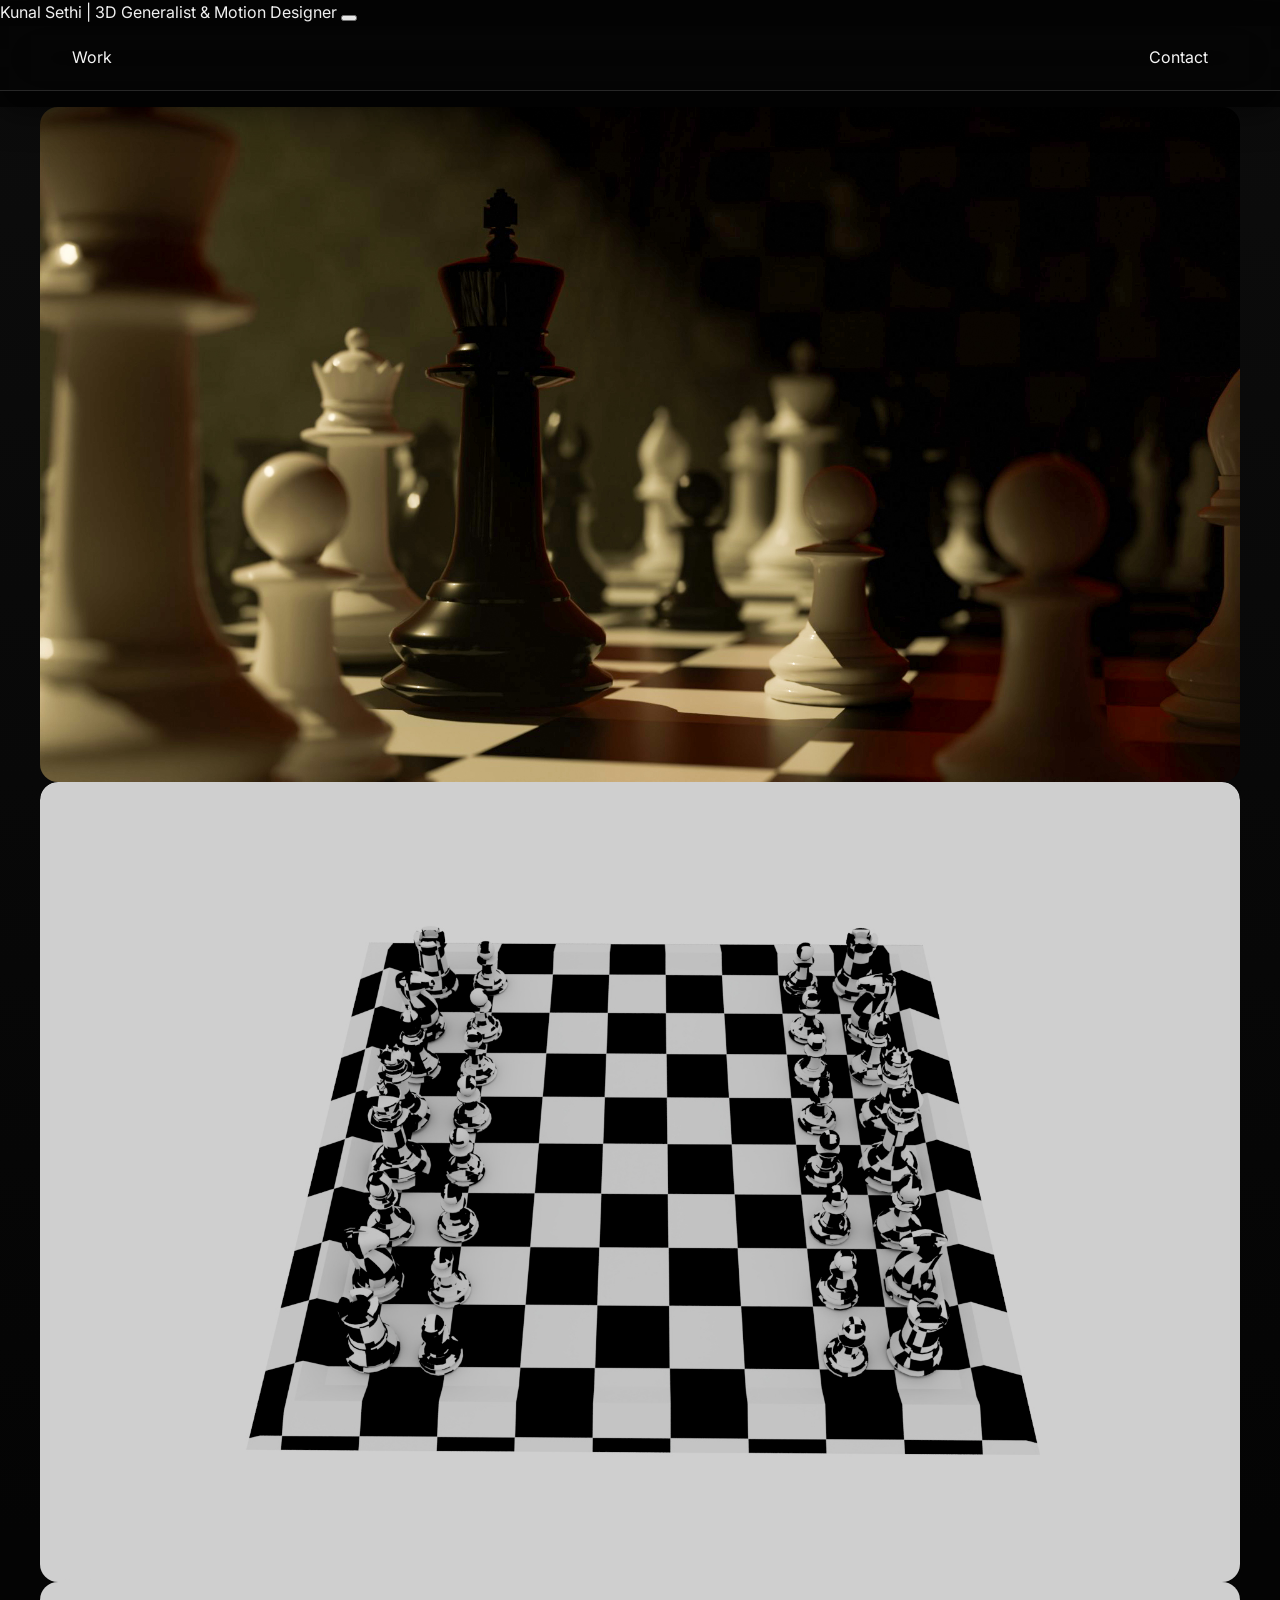
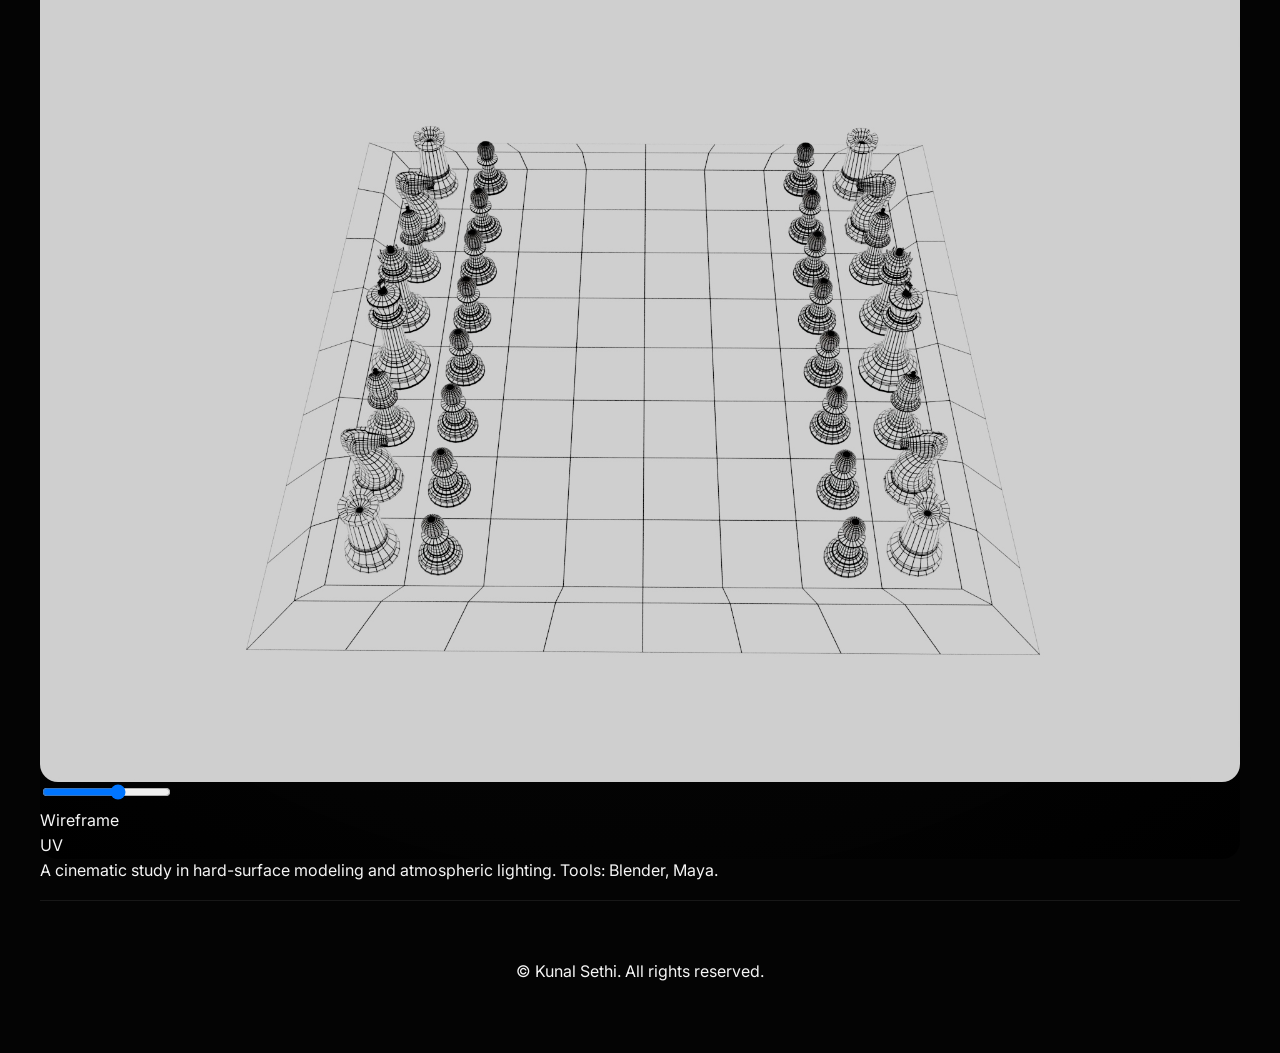
<file: project-chess.html>
﻿<!DOCTYPE html>
<html lang="en">
<head>
    <meta charset="UTF-8">
    <meta name="viewport" content="width=device-width, initial-scale=1.0">
    <title>Game of Chess | Kunal Sethi</title>
    <link rel="stylesheet" href="Final.css">
    <link rel="preconnect" href="https://fonts.googleapis.com">
    <link rel="preconnect" href="https://fonts.gstatic.com" crossorigin>
    <link href="https://fonts.googleapis.com/css2?family=Inter:wght@400;500;600;700;800&display=swap" rel="stylesheet">
    <meta name="description" content="Game of Chess - cinematic hard-surface study by Kunal Sethi.">
</head>
<body>
    <header class="site-header" id="top">
        <div class="site-header__inner">
            <a class="site-logo" href="index.html">Kunal Sethi | 3D Generalist & Motion Designer</a>
            <button class="nav-toggle" aria-expanded="false" aria-controls="site-nav" aria-label="Toggle navigation">
                <span></span>
                <span></span>
                <span></span>
            </button>
            <nav class="site-nav" id="site-nav">
                <a href="index.html#work" class="nav-link">Work</a>
                <a href="index.html#contact" class="nav-link">Contact</a>
            </nav>
        </div>
    </header>

    <main class="project">
        <figure>
            <picture>
                <source srcset="Portfolio/3D/Chess/Render Chess 1.webp" type="image/webp">
                <img src="Portfolio/3D/Chess/Render Chess 1.jpg" alt="Cinematic chess board render with dramatic lighting.">
            </picture>
            <div class="comparison-slider" data-slider>
                <img class="slider-base" src="Portfolio/3D/Chess/Chess UV.jpg" alt="Unwrapped UV layout of the chess scene.">
                <div class="slider-overlay">
                    <img src="Portfolio/3D/Chess/chess wire.jpg" alt="Wireframe render of the chess scene.">
                </div>
                <input type="range" min="0" max="100" value="60" aria-label="Reveal comparison">
                <div class="slider-handle" aria-hidden="true"></div>
                <div class="slider-label slider-label--before"> Wireframe</div>
                <div class="slider-label slider-label--after">UV</div>
            </div>
            <figcaption>
                A cinematic study in hard-surface modeling and atmospheric lighting. Tools: Blender, Maya.
            </figcaption>
        </figure>
    </main>

    <footer class="site-footer">
        <p>&copy; <span id="year"></span> Kunal Sethi. All rights reserved.</p>
    </footer>

    <script src="Final.js" defer></script>
</body>
</html>
</file>
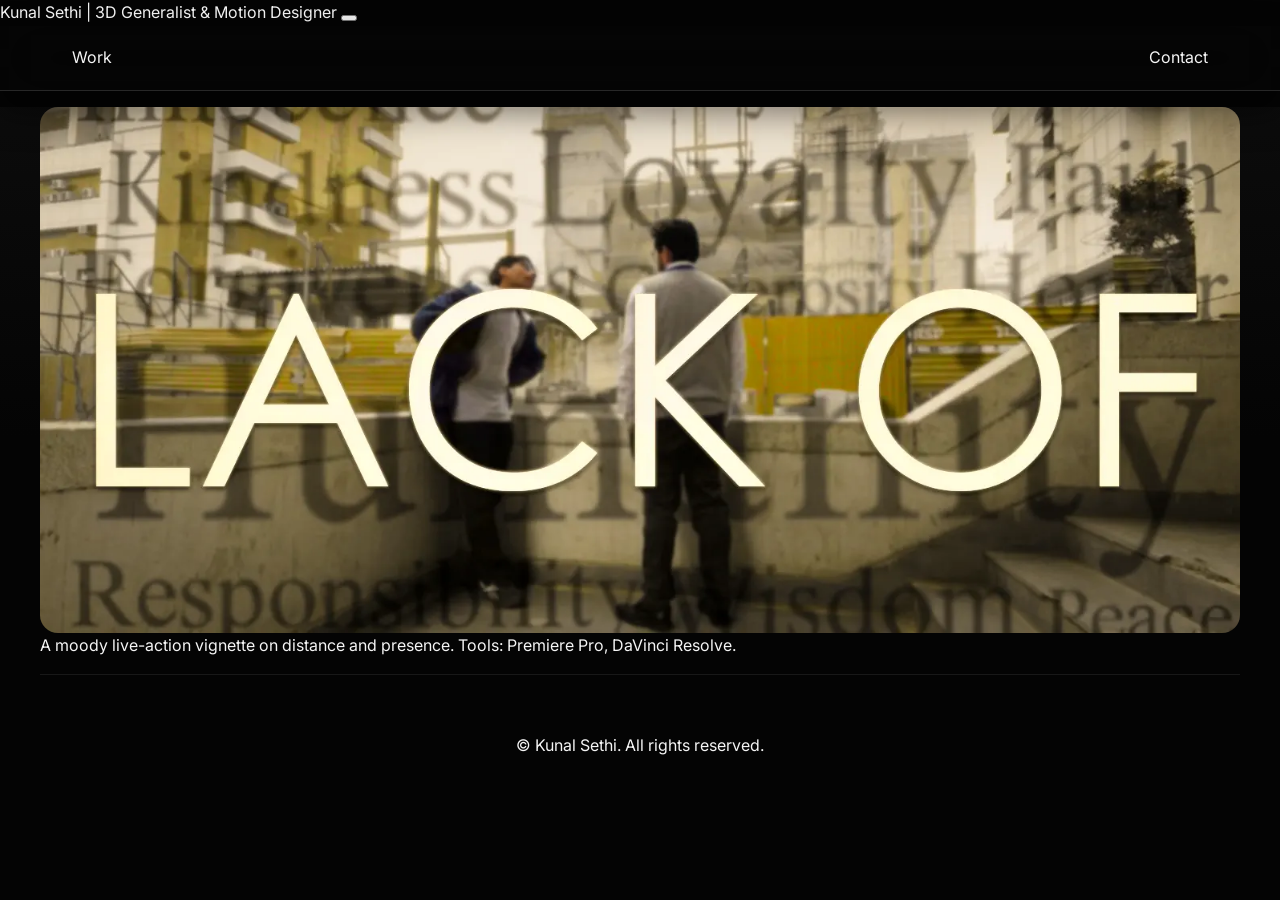
<file: project-lack-of.html>
﻿<!DOCTYPE html>
<html lang="en">
<head>
    <meta charset="UTF-8">
    <meta name="viewport" content="width=device-width, initial-scale=1.0">
    <title>Lack Of | Kunal Sethi</title>
    <link rel="stylesheet" href="Final.css">
    <link rel="preconnect" href="https://fonts.googleapis.com">
    <link rel="preconnect" href="https://fonts.gstatic.com" crossorigin>
    <link href="https://fonts.googleapis.com/css2?family=Inter:wght@400;500;600;700;800&display=swap" rel="stylesheet">
    <meta name="description" content="Lack Of - live-action vignette by Kunal Sethi.">
</head>
<body>
    <header class="site-header" id="top">
        <div class="site-header__inner">
            <a class="site-logo" href="index.html">Kunal Sethi | 3D Generalist & Motion Designer</a>
            <button class="nav-toggle" aria-expanded="false" aria-controls="site-nav" aria-label="Toggle navigation">
                <span></span>
                <span></span>
                <span></span>
            </button>
            <nav class="site-nav" id="site-nav">
                <a href="index.html#work" class="nav-link">Work</a>
                <a href="index.html#contact" class="nav-link">Contact</a>
            </nav>
        </div>
    </header>

    <main class="project">
        <figure>
            <picture>
                <source srcset="Portfolio/Live Action Thumbnails/Lack Of Thumbnail.webp" type="image/webp">
                <img src="Portfolio/Live Action Thumbnails/Lack Of.webp" alt="Portrait of a character drenched in cinematic pink and blue lighting.">
            </picture>
            <figcaption>
                A moody live-action vignette on distance and presence. Tools: Premiere Pro, DaVinci Resolve.
            </figcaption>
        </figure>
    </main>

    <footer class="site-footer">
        <p>&copy; <span id="year"></span> Kunal Sethi. All rights reserved.</p>
    </footer>

    <script src="Final.js" defer></script>
</body>
</html>
</file>
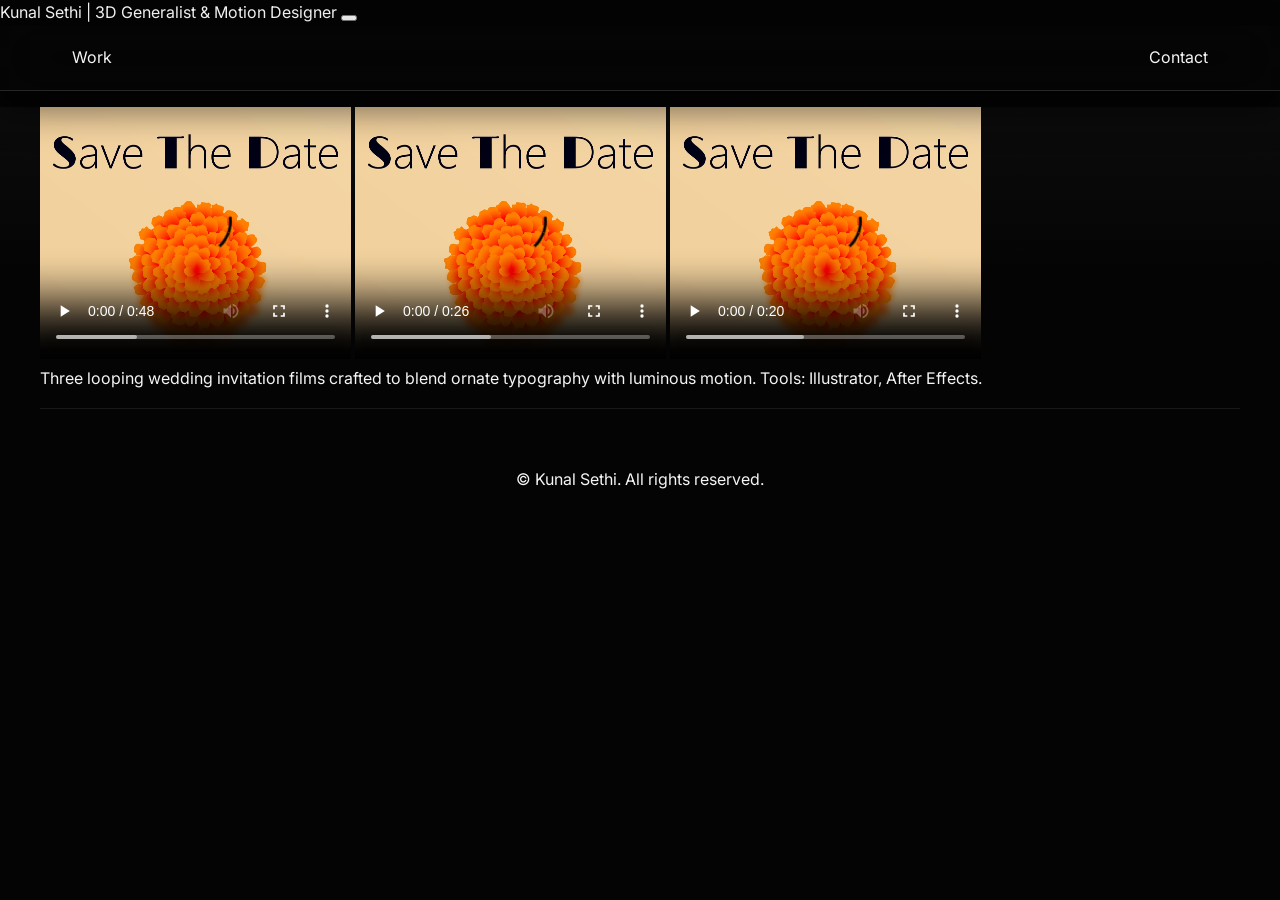
<file: project-marriage.html>
﻿<!DOCTYPE html>
<html lang="en">
<head>
    <meta charset="UTF-8">
    <meta name="viewport" content="width=device-width, initial-scale=1.0">
    <title>Invitation for the Big Day | Kunal Sethi</title>
    <link rel="stylesheet" href="Final.css">
    <link rel="preconnect" href="https://fonts.googleapis.com">
    <link rel="preconnect" href="https://fonts.gstatic.com" crossorigin>
    <link href="https://fonts.googleapis.com/css2?family=Inter:wght@400;500;600;700;800&display=swap" rel="stylesheet">
    <meta name="description" content="Invitation for the Big Day - cinematic wedding invitation loops by Kunal Sethi.">
</head>
<body>
    <header class="site-header" id="top">
        <div class="site-header__inner">
            <a class="site-logo" href="index.html">Kunal Sethi | 3D Generalist & Motion Designer</a>
            <button class="nav-toggle" aria-expanded="false" aria-controls="site-nav" aria-label="Toggle navigation">
                <span></span>
                <span></span>
                <span></span>
            </button>
            <nav class="site-nav" id="site-nav">
                <a href="index.html#work" class="nav-link">Work</a>
                <a href="index.html#contact" class="nav-link">Contact</a>
            </nav>
        </div>
    </header>

    <main class="project">
        <figure>
            <video controls playsinline loop poster="Portfolio/Motion/Marriage/Thumbnail.png">
                <source src="Portfolio/Motion/Marriage/Std 3.webm" type="video/webm">
            </video>
            <video controls playsinline loop poster="Portfolio/Motion/Marriage/Thumbnail.png">
                <source src="Portfolio/Motion/Marriage/Std.webm" type="video/webm">
            </video>
            <video controls playsinline loop poster="Portfolio/Motion/Marriage/Thumbnail.png">
                <source src="Portfolio/Motion/Marriage/Std 2.webm" type="video/webm">
            </video>
            <figcaption>
                Three looping wedding invitation films crafted to blend ornate typography with luminous motion. Tools: Illustrator, After Effects.
            </figcaption>
        </figure>
    </main>

    <footer class="site-footer">
        <p>&copy; <span id="year"></span> Kunal Sethi. All rights reserved.</p>
    </footer>

    <script src="Final.js" defer></script>
</body>
</html>
</file>
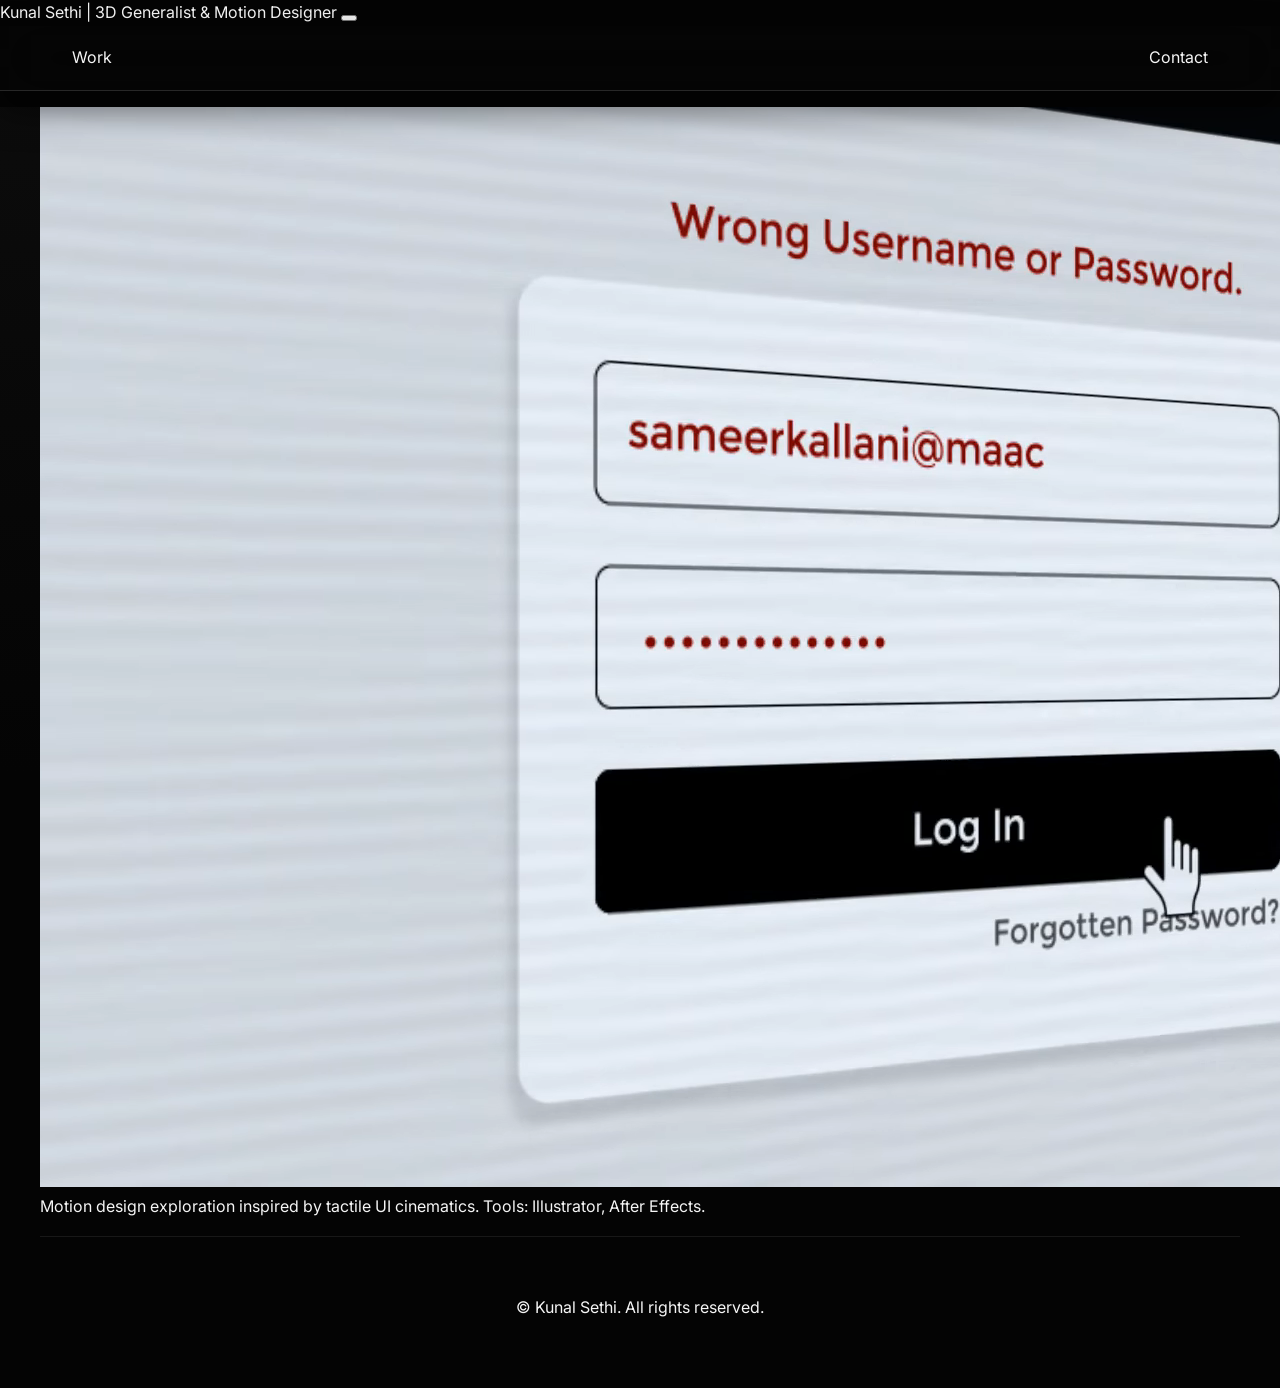
<file: project-social-login.html>
﻿<!DOCTYPE html>
<html lang="en">
<head>
    <meta charset="UTF-8">
    <meta name="viewport" content="width=device-width, initial-scale=1.0">
    <title>Social Login Interface | Kunal Sethi</title>
    <link rel="stylesheet" href="Final.css">
    <link rel="preconnect" href="https://fonts.googleapis.com">
    <link rel="preconnect" href="https://fonts.gstatic.com" crossorigin>
    <link href="https://fonts.googleapis.com/css2?family=Inter:wght@400;500;600;700;800&display=swap" rel="stylesheet">
    <meta name="description" content="Social Login Interface - motion design experiment by Kunal Sethi.">
</head>
<body>
    <header class="site-header" id="top">
        <div class="site-header__inner">
            <a class="site-logo" href="index.html">Kunal Sethi | 3D Generalist & Motion Designer</a>
            <button class="nav-toggle" aria-expanded="false" aria-controls="site-nav" aria-label="Toggle navigation">
                <span></span>
                <span></span>
                <span></span>
            </button>
            <nav class="site-nav" id="site-nav">
                <a href="index.html#work" class="nav-link">Work</a>
                <a href="index.html#contact" class="nav-link">Contact</a>
            </nav>
        </div>
    </header>

    <main class="project">
        <figure>
            <video controls autoplay muted loop playsinline poster="Portfolio/Motion/Computer.png">
                <source src="Portfolio/Motion/Computer Screen Shot.webm" type="video/webm">
            </video>
            <figcaption>
                Motion design exploration inspired by tactile UI cinematics. Tools: Illustrator, After Effects.
            </figcaption>
        </figure>
    </main>

    <footer class="site-footer">
        <p>&copy; <span id="year"></span> Kunal Sethi. All rights reserved.</p>
    </footer>

    <script src="Final.js" defer></script>
</body>
</html>
</file>
<file: Final.css>
﻿:root {
    --color-bg: #040404;
    --color-surface: rgba(20, 20, 20, 0.78);
    --color-surface-solid: #101010;
    --color-text: #f5f5f5;
    --color-muted: #a4a4a4;
    --color-border: rgba(255, 255, 255, 0.08);
    --color-accent: #d9b264;
    --color-accent-strong: #f5d688;
    --shadow-soft: 0 24px 80px rgba(0, 0, 0, 0.65);
    --shadow-halo: 0 0 60px rgba(217, 178, 100, 0.25);
    --max-width: 1200px;
    --radius-large: 28px;
    --radius-medium: 18px;
    --radius-small: 10px;
    --transition-fast: 180ms ease;
    --transition-medium: 360ms ease;
    --font-body: 'Inter', system-ui, sans-serif;
    --font-heading: 'Playfair Display', Georgia, serif;
}

* {
    box-sizing: border-box;
}

html,
body {
    margin: 0;
    padding: 0;
    background: var(--color-bg);
    color: var(--color-text);
    font-family: var(--font-body);
    line-height: 1.6;
}

body {
    min-height: 100vh;
    -webkit-font-smoothing: antialiased;
    overflow-x: hidden;
    position: relative;
}

body::before {
    content: '';
    position: fixed;
    inset: 0;
    pointer-events: none;
    background: radial-gradient(circle at 50% 20%, rgba(217, 178, 100, 0.08), transparent 55%),
        radial-gradient(circle at 10% 10%, rgba(255, 255, 255, 0.05), transparent 60%),
        radial-gradient(circle at 90% 10%, rgba(255, 255, 255, 0.06), transparent 65%);
    z-index: -2;
}

body::after {
    content: '';
    position: fixed;
    inset: 0;
    pointer-events: none;
    background-image: url('data:image/svg+xml,%3Csvg xmlns="http://www.w3.org/2000/svg" viewBox="0 0 400 400" preserveAspectRatio="none"%3E%3Cfilter id="noise"%3E%3CfeTurbulence type="fractalNoise" baseFrequency="2" numOctaves="3" stitchTiles="stitch"/%3E%3C/filter%3E%3Crect width="400" height="400" filter="url(%23noise)" opacity="0.06"/%3E%3C/svg%3E');
    mix-blend-mode: screen;
    z-index: -1;
}

a {
    color: inherit;
    text-decoration: none;
    transition: color var(--transition-fast), opacity var(--transition-fast);
}

a:hover,
a:focus-visible {
    color: rgba(255, 255, 255, 0.92);
}

img {
    display: block;
    max-width: 100%;
    height: auto;
    border-radius: var(--radius-medium);
}

main {
    display: block;
    background: linear-gradient(180deg, rgba(12, 12, 12, 0.95) 0%, rgba(4, 4, 4, 1) 60%, rgba(4, 4, 4, 1) 100%);
}

.btn {
    display: inline-flex;
    align-items: center;
    justify-content: center;
    gap: 0.6rem;
    padding: 0.95rem 2.1rem;
    border-radius: 999px;
    font-weight: 600;
    font-size: 0.95rem;
    letter-spacing: 0.08em;
    text-transform: uppercase;
    border: 1px solid transparent;
    transition: transform var(--transition-fast), background var(--transition-fast), color var(--transition-fast), border var(--transition-fast), box-shadow var(--transition-fast);
    cursor: pointer;
    background: transparent;
    color: var(--color-text);
}

.btn:focus-visible {
    outline: 2px solid var(--color-accent);
    outline-offset: 4px;
}

.btn--primary {
    background: var(--color-accent);
    color: #040404;
    border-color: var(--color-accent);
    box-shadow: var(--shadow-halo);
}

.btn--primary:hover {
    transform: translateY(-2px);
    box-shadow: 0 18px 48px rgba(217, 178, 100, 0.4);
}

.btn--ghost {
    border-color: rgba(255, 255, 255, 0.4);
    background: rgba(255, 255, 255, 0.04);
}

.btn--ghost:hover {
    background: rgba(255, 255, 255, 0.12);
    border-color: rgba(255, 255, 255, 0.65);
}

.section {
    padding: clamp(80px, 11vw, 140px) clamp(22px, 6vw, 64px);
    position: relative;
}

.section__header {
    margin: 0 auto clamp(48px, 6vw, 80px);
    max-width: var(--max-width);
}

.section__header h2 {
    font-family: var(--font-heading);
    font-size: clamp(2.4rem, 4.8vw, 3.8rem);
    margin: 0.4rem 0 0.6rem;
    letter-spacing: 0.05em;
}

.section__lead {
    max-width: 620px;
    color: var(--color-muted);
    margin: 0;
    font-size: clamp(1rem, 2vw, 1.2rem);
}

.eyebrow,
.hero__eyebrow {
    font-size: clamp(0.78rem, 1vw, 0.92rem);
    letter-spacing: 0.42em;
    text-transform: uppercase;
    font-weight: 700;
    color: var(--color-accent);
    margin: 0;
    display: inline-flex;
    gap: 0.6em;
    align-items: center;
}

.eyebrow::after,
.hero__eyebrow::after {
    content: '';
    flex: 0 0 64px;
    height: 1px;
    background: linear-gradient(90deg, var(--color-accent), transparent);
    opacity: 0.55;
}

.site-nav {
    position: sticky;
    top: 0;
    z-index: 100;
    display: flex;
    align-items: center;
    justify-content: space-between;
    padding: 1.2rem clamp(24px, 6vw, 72px);
    width: 100%;
    margin: 0;
    max-width: none;
    backdrop-filter: blur(28px);
    background: rgba(6, 6, 6, 0.74);
    border-bottom: 1px solid rgba(255, 255, 255, 0.14);
    box-shadow: 0 18px 36px rgba(0, 0, 0, 0.55);
}

.site-nav__brand {
    font-family: var(--font-heading);
    letter-spacing: 0.2em;
    font-size: 1.1rem;
    text-transform: uppercase;
}

.site-nav__links {
    display: flex;
    gap: 2.6rem;
    align-items: center;
}

.site-nav__link {
    font-size: 0.8rem;
    letter-spacing: 0.26em;
    text-transform: uppercase;
    color: rgba(255, 255, 255, 0.76);
    transition: color var(--transition-fast);
}

.site-nav__link:hover,
.site-nav__link:focus-visible {
    color: rgba(255, 255, 255, 0.96);
}

.site-nav__toggle {
    display: none;
    position: relative;
    width: 44px;
    height: 44px;
    border-radius: 50%;
    border: 1px solid rgba(255, 255, 255, 0.26);
    background: transparent;
    padding: 0;
}

.site-nav__toggle-line {
    position: absolute;
    left: 50%;
    width: 18px;
    height: 2px;
    border-radius: 999px;
    background: #fff;
    transform: translateX(-50%);
    transition: transform var(--transition-fast), opacity var(--transition-fast);
}

.site-nav__toggle-line:first-child {
    top: 15px;
}

.site-nav__toggle-line:last-child {
    bottom: 15px;
}

.hero {
    position: relative;
    min-height: min(95vh, 840px);
    display: grid;
    place-items: center;
    padding: clamp(130px, 15vw, 200px) clamp(28px, 8vw, 120px);
    isolation: isolate;
}

.hero__media {
    position: absolute;
    inset: 0;
    overflow: hidden;
    z-index: -2;
    border-radius: 0 0 var(--radius-large) var(--radius-large);
}

.hero__video,
.hero__image {
    position: absolute;
    inset: 0;
    width: 100%;
    height: 100%;
    object-fit: cover;
    background-size: cover;
    background-position: center;
    transform: scale(1.08);
    filter: saturate(0.85) contrast(1.05);
}

.hero__image {
    opacity: 1;
    pointer-events: none;
    transition: opacity 1.1s ease, transform var(--transition-medium);
}

.hero.has-video .hero__image {
    opacity: 0;
    transform: scale(1.02);
}

.hero__video {
    pointer-events: none;
}

.hero__video {
    opacity: 0;
    transition: opacity 1.2s ease;
}

.hero.has-video .hero__video {
    opacity: 1;
}

.hero__overlay {
    position: absolute;
    inset: 0;
    background: linear-gradient(185deg, rgba(4, 4, 4, 0.2) 0%, rgba(4, 4, 4, 0.75) 60%, rgba(4, 4, 4, 0.92) 100%);
    z-index: -1;
}

.hero__content {
    max-width: 760px;
    text-align: center;
    display: grid;
    gap: 1.6rem;
    animation: hero-fade-in 1.2s ease forwards;
}

.hero__title {
    font-family: var(--font-heading);
    font-size: clamp(3.1rem, 7vw, 5.4rem);
    letter-spacing: 0.16em;
    text-transform: uppercase;
    margin: 0;
    position: relative;
    text-shadow: 0 12px 32px rgba(0, 0, 0, 0.7);
    animation: title-flicker 7s infinite ease-in-out;
}

.hero__title::after {
    content: '';
    position: absolute;
    inset: -12px -18px;
    border: 1px solid rgba(217, 178, 100, 0.18);
    border-radius: 16px;
    opacity: 0.5;
    filter: blur(0.4px);
}

.hero__tagline {
    font-size: clamp(1.2rem, 2.6vw, 1.8rem);
    margin: 0;
    color: rgba(245, 214, 136, 0.9);
    letter-spacing: 0.2em;
    text-transform: uppercase;
    font-weight: 700;
    text-shadow: 0 10px 30px rgba(217, 178, 100, 0.45);
}

.hero__actions {
    display: inline-flex;
    align-items: center;
    gap: 1.2rem;
    margin: 0 auto;
}

.hero__scroll-cue {
    position: absolute;
    bottom: 36px;
    left: 50%;
    transform: translateX(-50%);
    display: grid;
    place-items: center;
    gap: 0.45rem;
    font-size: 0.8rem;
    letter-spacing: 0.45em;
    text-transform: uppercase;
    color: rgba(255, 255, 255, 0.55);
}

.hero__scroll-line {
    width: 1px;
    height: 52px;
    background: linear-gradient(180deg, rgba(255, 255, 255, 0.0) 0%, rgba(255, 255, 255, 0.85) 100%);
    animation: scroll-pulse 2.6s ease-in-out infinite;
}

@keyframes hero-fade-in {
    from {
        opacity: 0;
        transform: translateY(20px);
    }

    to {
        opacity: 1;
        transform: translateY(0);
    }
}

@keyframes title-flicker {

    0%,
    6%,
    100% {
        opacity: 1;
        filter: drop-shadow(0 20px 50px rgba(217, 178, 100, 0.35));
    }

    3% {
        opacity: 0.25;
        filter: blur(1px);
    }

    5% {
        opacity: 0.85;
    }

    18% {
        opacity: 1;
    }

    21% {
        opacity: 0.4;
    }

    24% {
        opacity: 1;
    }

    58% {
        opacity: 1;
    }

    61% {
        opacity: 0.35;
    }

    64% {
        opacity: 1;
    }
}

@keyframes scroll-pulse {
    0% {
        transform: scaleY(0.4);
        opacity: 0.2;
    }

    50% {
        transform: scaleY(1);
        opacity: 0.9;
    }

    100% {
        transform: scaleY(0.4);
        opacity: 0.2;
    }
}

.filter-chips {
    display: flex;
    flex-wrap: wrap;
    gap: 0.85rem;
    margin: 0 auto 3.4rem;
    max-width: var(--max-width);
}

.chip {
    border: 1px solid rgba(255, 255, 255, 0.28);
    border-radius: 999px;
    padding: 0.65rem 1.6rem;
    background: rgba(255, 255, 255, 0.05);
    color: rgba(255, 255, 255, 0.88);
    font-size: 0.74rem;
    letter-spacing: 0.26em;
    text-transform: uppercase;
    cursor: pointer;
    transition: background var(--transition-fast), color var(--transition-fast), border var(--transition-fast), transform var(--transition-fast);
}

.chip.is-active,
.chip:hover {
    background: var(--color-accent);
    border-color: var(--color-accent);
    color: #040404;
    transform: translateY(-2px);
}

.portfolio-grid {
    display: grid;
    grid-template-columns: repeat(auto-fit, minmax(280px, 1fr));
    gap: clamp(1.6rem, 3vw, 2.6rem);
    max-width: var(--max-width);
    margin: 0 auto;
}

.portfolio-card {
    position: relative;
    border-radius: var(--radius-large);
    overflow: hidden;
    background: linear-gradient(160deg, rgba(18, 18, 18, 0.96), rgba(6, 6, 6, 0.84));
    border: 1px solid rgba(255, 255, 255, 0.08);
    box-shadow: 0 28px 60px rgba(0, 0, 0, 0.45);
    cursor: pointer;
    transition: transform var(--transition-medium), box-shadow var(--transition-medium), border-color var(--transition-fast), background var(--transition-fast);
    will-change: transform;
    isolation: isolate;
}

.portfolio-card::before {
    content: '';
    position: absolute;
    inset: 1px;
    border-radius: calc(var(--radius-large) - 2px);
    border: 1px solid rgba(255, 255, 255, 0.04);
    z-index: 1;
    pointer-events: none;
}

.portfolio-card::after {
    content: '';
    position: absolute;
    inset: 0;
    background: radial-gradient(circle at 28% 18%, rgba(245, 214, 136, 0.18), transparent 55%);
    opacity: 0;
    transition: opacity var(--transition-medium);
    z-index: 1;
}

.portfolio-card:hover {
    transform: translateY(-8px);
    background: linear-gradient(160deg, rgba(24, 24, 24, 0.96), rgba(8, 8, 8, 0.9));
    box-shadow: 0 32px 70px rgba(0, 0, 0, 0.55);
    border-color: rgba(255, 255, 255, 0.18);
}

.portfolio-card:hover::after {
    opacity: 1;
}

.portfolio-card__visual {
    position: relative;
    aspect-ratio: 16 / 9;
    overflow: hidden;
    background: #050505;
}

.portfolio-card__visual::after {
    content: '';
    position: absolute;
    inset: 0;
    background: linear-gradient(180deg, rgba(6, 6, 6, 0) 45%, rgba(6, 6, 6, 0.85) 100%);
    opacity: 0.85;
    transition: opacity var(--transition-medium);
    z-index: 1;
    pointer-events: none;
}

.portfolio-card:hover .portfolio-card__visual::after {
    opacity: 1;
}


.portfolio-card__visual img,
.portfolio-card__visual video {
    width: 100%;
    height: 100%;
    object-fit: cover;
    border-radius: 0;
    backface-visibility: hidden;
    transform: translateZ(0);
    will-change: transform;
    transition: transform var(--transition-medium);
}

.portfolio-card:hover .portfolio-card__visual img {
    transform: scale(1.05);
}

.portfolio-card__badge {
    position: absolute;
    top: 1rem;
    left: 1rem;
    display: inline-flex;
    align-items: center;
    gap: 0.45rem;
    padding: 0.4rem 1.05rem;
    font-size: 0.68rem;
    letter-spacing: 0.26em;
    text-transform: uppercase;
    background: rgba(0, 0, 0, 0.58);
    color: rgba(255, 255, 255, 0.82);
    border: 1px solid rgba(255, 255, 255, 0.18);
    border-radius: 999px;
    backdrop-filter: blur(14px);
    box-shadow: 0 12px 32px rgba(0, 0, 0, 0.35);
    z-index: 2;
}

.portfolio-card__badge::before {
    content: '';
    display: block;
    width: 14px;
    height: 2px;
    border-radius: 999px;
    background: linear-gradient(90deg, var(--color-accent-strong), rgba(255, 255, 255, 0.85));
    box-shadow: 0 0 12px rgba(245, 214, 136, 0.35);
}

.portfolio-card__overlay {
    position: absolute;
    inset: 0;
    background: linear-gradient(190deg, rgba(4, 4, 4, 0) 20%, rgba(4, 4, 4, 0.85) 100%);
    display: flex;
    flex-direction: column;
    justify-content: flex-end;
    padding: 1.5rem;
    gap: 0.6rem;
    z-index: 1;
}

.portfolio-card__title {
    margin: 0;
    font-family: var(--font-heading);
    font-size: 1.6rem;
    letter-spacing: 0.08em;
}

.portfolio-card__description {
    margin: 0;
    color: rgba(255, 255, 255, 0.88);
    font-size: 0.95rem;
}

.portfolio-card__footer {
    display: flex;
    align-items: center;
    justify-content: space-between;
    padding: 1.1rem 1.5rem 1.4rem;
    color: rgba(255, 255, 255, 0.65);
    font-size: 0.8rem;
    background: linear-gradient(180deg, rgba(10, 10, 10, 0.92), rgba(6, 6, 6, 1));
    border-top: 1px solid rgba(255, 255, 255, 0.06);
}

.portfolio-card__cta {
    display: inline-flex;
    align-items: center;
    gap: 0.45rem;
    letter-spacing: 0.2em;
    text-transform: uppercase;
    font-weight: 600;
    color: rgba(255, 255, 255, 0.88);
}

.portfolio-card__cta-icon {
    display: inline-block;
    transition: transform var(--transition-fast);
}

.portfolio-card:hover .portfolio-card__cta-icon {
    transform: translateX(4px);
}

.portfolio-card:hover .portfolio-card__cta {
    color: rgba(255, 255, 255, 0.92);
}

.portfolio-toggle {
    margin: clamp(24px, 4vw, 40px) auto 0;
    display: flex;
    align-items: center;
    justify-content: center;
    gap: 0.45rem;
    padding-inline: 2.4rem;
    letter-spacing: 0.18em;
    text-transform: uppercase;
    border-width: 2px;
    max-width: 320px;
    width: fit-content;
    align-self: center;
}



.portfolio-toggle[hidden] {
    display: none !important;
}

.portfolio-empty {
    text-align: center;
    color: var(--color-muted);
    margin-top: 2rem;
}

.about {
    display: grid;
    grid-template-columns: minmax(0, 320px) minmax(0, 1fr);
    gap: clamp(2.4rem, 6vw, 4.8rem);
    max-width: var(--max-width);
    margin: 0 auto;
    align-items: center;
}

.about__portrait {
    margin: 0;
    border-radius: var(--radius-large);
    padding: 0.9rem;
    background: rgba(255, 255, 255, 0.05);
    border: 1px solid var(--color-border);
}

.about__portrait img {
    border-radius: calc(var(--radius-large) - 12px);
    width: 100%;
}

.about__body {
    display: grid;
    gap: 1.6rem;
}

.about__body p {
    font-size: clamp(1.05rem, 2vw, 1.4rem);
    line-height: 1.8;
    color: rgba(245, 245, 245, 0.92);
}

.about__capabilities {
    list-style: none;
    padding: 0;
    margin: 0;
    display: flex;
    flex-wrap: wrap;
    gap: 1rem;
}

.about__capabilities li {
    padding: 0.65rem 1.6rem;
    background: rgba(255, 255, 255, 0.06);
    border: 1px solid var(--color-border);
    border-radius: 999px;
    letter-spacing: 0.2em;
    font-size: 0.74rem;
    text-transform: uppercase;
}

.about__actions {
    display: grid;
    gap: 1rem;
    justify-content: flex-start;
    width: fit-content;
    max-width: 100%;
}

.about__actions .btn {
    justify-self: flex-start;
}

.about__status {
    color: rgba(255, 255, 255, 0.72);
    font-size: 0.95rem;
    letter-spacing: 0.08em;
    text-transform: uppercase;
}

.section--contact {
    background: linear-gradient(180deg, rgba(12, 12, 12, 0.95) 0%, rgba(6, 6, 6, 1) 65%, rgba(6, 6, 6, 1) 100%);
    border-top: 1px solid rgba(255, 255, 255, 0.06);
    border-bottom: 1px solid rgba(255, 255, 255, 0.06);
}

.contact {
    display: grid;
    grid-template-columns: minmax(0, 300px) minmax(0, 1fr);
    gap: clamp(2.4rem, 6vw, 5.6rem);
    max-width: var(--max-width);
    margin: 0 auto;
    align-items: start;
}

.contact__intro {
    font-size: 0.95rem;
    letter-spacing: 0.18em;
    text-transform: uppercase;
    color: rgba(255, 255, 255, 0.58);
    margin-bottom: 0.8rem;
}

.contact__link {
    display: inline-flex;
    align-items: center;
    gap: 0.6rem;
    margin-bottom: 1.4rem;
    font-size: 1.05rem;
    letter-spacing: 0.16em;
    text-transform: uppercase;
}

.contact__link--primary {
    font-size: 1.18rem;
    font-weight: 700;
    letter-spacing: 0.16em;
    color: var(--color-accent-strong);
    text-shadow: 0 10px 30px rgba(217, 178, 100, 0.35);
}

.contact__form {
    background: rgba(18, 18, 18, 0.9);
    border: 1px solid var(--color-border);
    border-radius: var(--radius-large);
    padding: clamp(26px, 5vw, 44px);
    display: grid;
    gap: 1.3rem;
    box-shadow: inset 0 0 0 1px rgba(255, 255, 255, 0.02);
}

.contact__form.is-sending {
    opacity: 0.75;
    pointer-events: none;
}


.form-field {
    display: grid;
    gap: 0.55rem;
}

.form-field label {
    font-size: 0.74rem;
    letter-spacing: 0.2em;
    text-transform: uppercase;
    color: rgba(255, 255, 255, 0.66);
}

.form-field input,
.form-field textarea {
    padding: 1rem 1.15rem;
    border-radius: var(--radius-small);
    border: 1px solid rgba(255, 255, 255, 0.2);
    background: rgba(6, 6, 6, 0.75);
    color: var(--color-text);
    font-family: inherit;
    font-size: 0.95rem;
    transition: border var(--transition-fast), box-shadow var(--transition-fast);
}

.form-field input:focus,
.form-field textarea:focus {
    outline: none;
    border-color: var(--color-accent);
    box-shadow: 0 0 0 3px rgba(217, 178, 100, 0.25);
}

.form-feedback {
    font-size: 0.8rem;
    color: var(--color-accent-strong);
    margin: 0;
    letter-spacing: 0.08em;
    text-transform: uppercase;
}

.site-footer {
    border-top: 1px solid var(--color-border);
    padding: 42px clamp(24px, 6vw, 64px) 52px;
    display: flex;
    flex-wrap: wrap;
    gap: 1.2rem 2.4rem;
    justify-content: center;
    align-items: center;
    width: 100%;
    max-width: var(--max-width);
    margin: 0 auto;
    text-align: center;
}

.site-footer__mark {
    letter-spacing: 0.2em;
    text-transform: uppercase;
    font-size: 0.8rem;
    color: rgba(255, 255, 255, 0.6);
}

.site-footer__link {
    letter-spacing: 0.2em;
    text-transform: uppercase;
    font-size: 0.74rem;
    color: rgba(255, 255, 255, 0.7);
    padding: 0.35rem 0.8rem;
    border-radius: 999px;
    border: 1px solid transparent;
    transition: border var(--transition-fast), color var(--transition-fast), background var(--transition-fast);
}

.site-footer__link:hover,
.site-footer__link:focus-visible {
    color: rgba(255, 255, 255, 0.92);
    border-color: rgba(255, 255, 255, 0.16);
    background: rgba(255, 255, 255, 0.08);
}

.modal {
    position: fixed;
    inset: 0;
    display: none;
    align-items: center;
    justify-content: center;
    padding: clamp(24px, 6vw, 72px);
    z-index: 200;
}

.modal.active {
    display: flex;
}

.modal__overlay {
    position: absolute;
    inset: 0;
    background: rgba(0, 0, 0, 0.78);
    backdrop-filter: blur(20px);
}

.modal__shell {
    position: relative;
    background: rgba(12, 12, 12, 0.94);
    border: 1px solid var(--color-border);
    border-radius: var(--radius-large);
    width: min(960px, 100%);
    max-height: calc(100vh - 140px);
    overflow: hidden;
    box-shadow: var(--shadow-soft);
}

.modal__close {
    position: absolute;
    top: 18px;
    right: 18px;
    width: 46px;
    height: 46px;
    border-radius: 50%;
    border: 1px solid rgba(255, 255, 255, 0.28);
    background: rgba(0, 0, 0, 0.45);
    color: var(--color-text);
    font-size: 1.18rem;
    cursor: pointer;
    z-index: 2;
}

.modal__body {
    padding: clamp(32px, 4vw, 52px);
    display: grid;
    gap: 1.6rem;
}

.modal__body--project {
    grid-template-columns: minmax(0, 1fr) minmax(0, 360px);
    gap: 1.8rem;
}

.modal__media {
    position: relative;
    width: 100%;
    min-height: clamp(220px, 45vh, 420px);
    background: #080808;
    border-radius: var(--radius-medium);
    overflow: hidden;
    display: flex;
    align-items: center;
    justify-content: center;
}

.modal__media img,
.modal__media video {
    max-width: 100%;
    max-height: 100%;
    width: auto;
    height: auto;
    object-fit: contain;
    border-radius: var(--radius-small);
    background: #000;
}

.modal__media video {
    background: #000;
}

.modal__media iframe,
.modal__media .modal__embed {
    width: 100%;
    aspect-ratio: 16 / 9;
    border: 0;
    background: #000;
}

.modal__details {
    display: grid;
    gap: 1rem;
}

.modal__details h2 {
    margin: 0;
    font-family: var(--font-heading);
    letter-spacing: 0.08em;
}

.modal__meta {
    list-style: none;
    padding: 0;
    margin: 0;
    display: flex;
    flex-wrap: wrap;
    gap: 0.7rem;
}

.modal__meta li {
    font-size: 0.74rem;
    letter-spacing: 0.26em;
    text-transform: uppercase;
    background: rgba(255, 255, 255, 0.06);
    border-radius: 999px;
    padding: 0.4rem 1.1rem;
    border: 1px solid var(--color-border);
}

.modal__gallery {
    display: grid;
    gap: 1rem;
}

.modal__gallery[hidden] {
    display: none;
}

.modal__gallery-item {
    border: 1px solid var(--color-border);
    border-radius: var(--radius-medium);
    overflow: hidden;
    background: rgba(10, 10, 10, 0.9);
    padding: 0.9rem;
    display: flex;
    align-items: center;
    justify-content: center;
}

.modal__gallery-item img,
.modal__gallery-item video {
    max-width: 100%;
    max-height: 100%;
    width: auto;
    height: auto;
    object-fit: contain;
    border-radius: var(--radius-small);
}

.modal__gallery-item iframe,
.modal__gallery-item .modal__embed {
    width: 100%;
    aspect-ratio: 16 / 9;
    border: 0;
    background: #000;
}

.modal__caption {
    margin: 0.7rem 0 0;
    font-size: 0.74rem;
    color: rgba(255, 255, 255, 0.7);
    letter-spacing: 0.2em;
    text-transform: uppercase;
}

.modal__nav {
    display: flex;
    gap: 0.85rem;
}

.modal__nav-button {
    flex: 1;
    border-radius: 999px;
    border: 1px solid rgba(255, 255, 255, 0.28);
    background: rgba(255, 255, 255, 0.06);
    color: var(--color-text);
    font-size: 0.8rem;
    text-transform: uppercase;
    letter-spacing: 0.28em;
    padding: 0.8rem 1rem;
    cursor: pointer;
    transition: background var(--transition-fast), border var(--transition-fast);
}

.modal__nav-button:hover {
    background: rgba(255, 255, 255, 0.14);
}

.modal__video {
    width: 100%;
    border-radius: var(--radius-medium);
    background: #000;
}

body.modal-open {
    overflow: hidden;
}

.project-page {
    background: var(--color-bg);
    color: var(--color-text);
}

.project-main {
    display: grid;
    gap: clamp(60px, 10vw, 120px);
}

.project-hero {
    position: relative;
    --project-hero-preview: none;
    min-height: clamp(360px, 60vh, 540px);
    display: grid;
    align-items: flex-end;
    padding: clamp(120px, 14vw, 200px) clamp(24px, 8vw, 120px) clamp(80px, 10vw, 140px);
    overflow: hidden;
    border-bottom: 1px solid rgba(255, 255, 255, 0.06);
}

.project-hero__media {
    position: absolute;
    inset: 0;
    background-position: center;
    background-size: cover;
    filter: saturate(0.85) contrast(1.05);
    transform: scale(1.05);
    z-index: -2;
}

.project-hero__overlay {
    position: absolute;
    inset: 0;
    background: linear-gradient(180deg, rgba(4, 4, 4, 0.2) 0%, rgba(4, 4, 4, 0.85) 60%, rgba(4, 4, 4, 0.95) 100%);
    z-index: -1;
}

.project-hero__content {
    position: relative;
    isolation: isolate;
    display: grid;
    gap: 1rem;
    max-width: min(760px, 100%);
}

.project-hero__blur {
    position: absolute;
    inset: -48px;
    z-index: -1;
    background-image: var(--project-hero-preview);
    background-size: cover;
    background-position: center;
    filter: blur(48px) saturate(1.2);
    opacity: 0.65;
    transform: scale(1.08);
    pointer-events: none;
    transition: opacity var(--transition-medium), filter var(--transition-medium);
}

.project-hero--media-visible .project-hero__blur {
    opacity: 0.35;
    filter: blur(60px) saturate(0.9);
}


.project-back {
    font-size: 0.78rem;
    letter-spacing: 0.32em;
    text-transform: uppercase;
    color: rgba(255, 255, 255, 0.7);
}

.project-back:hover,
.project-back:focus-visible {
    color: var(--color-accent-strong);
}

.project-hero__meta {
    font-size: 0.9rem;
    letter-spacing: 0.28em;
    text-transform: uppercase;
    color: rgba(255, 255, 255, 0.6);
}

.project-title {
    font-family: var(--font-heading);
    font-size: clamp(2.6rem, 6vw, 4.4rem);
    letter-spacing: 0.12em;
    margin: 0;
}

.project-summary {
    font-size: clamp(1.05rem, 2vw, 1.4rem);
    color: rgba(245, 245, 245, 0.85);
    margin: 0;
}

.project-tags {
    list-style: none;
    padding: 0;
    margin: 0;
    display: flex;
    flex-wrap: wrap;
    gap: 0.75rem;
}

.project-tags li {
    padding: 0.5rem 1.2rem;
    border-radius: 999px;
    border: 1px solid rgba(255, 255, 255, 0.18);
    background: rgba(255, 255, 255, 0.05);
    letter-spacing: 0.26em;
    font-size: 0.72rem;
    text-transform: uppercase;
}

.project-credits {
    display: flex;
    flex-wrap: wrap;
    gap: 0.75rem;
}

.project-credits span {
    padding: 0.45rem 1.1rem;
    border-radius: 999px;
    border: 1px solid rgba(255, 255, 255, 0.14);
    background: rgba(255, 255, 255, 0.04);
    font-size: 0.75rem;
    letter-spacing: 0.24em;
    text-transform: uppercase;
}

.project-body {
    padding: 0 clamp(24px, 8vw, 120px) clamp(120px, 12vw, 160px);
    display: grid;
    gap: clamp(48px, 8vw, 96px);
}

.project-description {
    max-width: 760px;
    font-size: clamp(1.05rem, 2.2vw, 1.4rem);
    line-height: 1.8;
    color: rgba(245, 245, 245, 0.86);
}

.project-media-header {
    display: grid;
    gap: 0.6rem;
    margin-bottom: clamp(1.8rem, 3vw, 3rem);
}

.project-media-heading {
    margin: 0;
    font-family: var(--font-heading);
    font-size: clamp(2rem, 4vw, 3.4rem);
    letter-spacing: 0.14em;
    text-transform: uppercase;
}

.project-media-subheading {
    margin: 0;
    max-width: 720px;
    color: rgba(245, 245, 245, 0.72);
    font-size: clamp(1rem, 2vw, 1.25rem);
}

.project-media-grid {
    display: grid;
    gap: clamp(1.6rem, 3vw, 2.8rem);
}

.project-media-item {
    display: grid;
    gap: 0.6rem;
    padding: clamp(18px, 3vw, 28px);
    background: rgba(12, 12, 12, 0.85);
    border-radius: var(--radius-large);
    border: 1px solid var(--color-border);
    box-shadow: inset 0 0 0 1px rgba(255, 255, 255, 0.02);
}

.project-media-element {
    width: 100%;
    border-radius: var(--radius-medium);
    object-fit: contain;
    background: #000;
}

.project-media-element--video,
.project-media-element--image {
    max-height: 70vh;
}

.project-media-element--frame {
    display: block;
    width: 100%;
    aspect-ratio: 16 / 9;
    height: auto;
    border-radius: var(--radius-medium);
    border: 0;
    background: #000;
}

.comparison-slider {
    position: relative;
    width: 100%;
    height: 100%;
    min-height: clamp(220px, 45vw, 420px);
    border-radius: var(--radius-medium);
    background: radial-gradient(circle at 50% 50%, rgba(255, 255, 255, 0.04), rgba(0, 0, 0, 0.9));
    overflow: hidden;
    user-select: none;
    touch-action: none;
    will-change: transform;
    --position: 60%;
}

.comparison-slider__layer {
    position: absolute;
    inset: 0;
    overflow: hidden;
}

.comparison-slider__layer--before {
    z-index: 2;
}

.comparison-slider__layer--after {
    z-index: 3;
    clip-path: inset(0 calc(100% - var(--position)) 0 0);
}

.comparison-slider__media {
    position: absolute;
    inset: 0;
    width: 100%;
    height: 100%;
    object-fit: contain;
    pointer-events: none;
    -webkit-user-drag: none;
}

.comparison-slider__divider {
    position: absolute;
    top: 0;
    bottom: 0;
    width: 2px;
    background: linear-gradient(180deg, rgba(255, 255, 255, 0.9), rgba(255, 255, 255, 0.35));
    box-shadow: 0 0 14px rgba(255, 255, 255, 0.35);
    left: var(--position);
    transform: translateX(-50%);
    pointer-events: none;
    z-index: 5;
}

.comparison-slider__handle {
    position: absolute;
    top: 50%;
    left: var(--position);
    transform: translate(-50%, -50%);
    width: 48px;
    height: 48px;
    border-radius: 50%;
    background: rgba(8, 8, 8, 0.82);
    border: 1px solid rgba(255, 255, 255, 0.18);
    box-shadow: 0 12px 30px rgba(0, 0, 0, 0.5);
    color: rgba(255, 255, 255, 0.86);
    display: grid;
    place-items: center;
    font-size: 1.2rem;
    cursor: ew-resize;
    transition: transform var(--transition-fast), box-shadow var(--transition-fast);
    z-index: 6;
}

.comparison-slider__handle::before {
    content: '\2194';
}

.comparison-slider.is-dragging .comparison-slider__handle {
    box-shadow: 0 18px 48px rgba(0, 0, 0, 0.6);
}

.comparison-slider__label {
    position: absolute;
    top: 18px;
    padding: 0.35rem 0.9rem;
    border-radius: 999px;
    font-size: 0.72rem;
    letter-spacing: 0.24em;
    text-transform: uppercase;
    background: rgba(0, 0, 0, 0.65);
    color: rgba(255, 255, 255, 0.88);
    pointer-events: none;
    z-index: 4;
}

.comparison-slider__label--before {
    left: 20px;
}

.comparison-slider__label--after {
    right: 20px;
}

.comparison-slider__handle:focus-visible {
    outline: 2px solid var(--color-accent);
    outline-offset: 4px;
}

.project-media-caption {
    margin: 0;
    font-size: 0.8rem;
    letter-spacing: 0.2em;
    text-transform: uppercase;
    color: rgba(255, 255, 255, 0.6);
    padding-top: 0.9rem;
}

.project-media-item--compare {
    padding: clamp(18px, 3vw, 28px);
}



.project-empty {
    display: grid;
    place-items: center;
    min-height: 70vh;
    padding: clamp(80px, 12vw, 160px) clamp(28px, 8vw, 120px);
    background: radial-gradient(circle at 0% 0%, rgba(245, 214, 136, 0.08), transparent 55%),
        radial-gradient(circle at 100% 0%, rgba(255, 255, 255, 0.05), transparent 60%);
}

.project-empty__inner {
    position: relative;
    text-align: center;
    display: grid;
    gap: 1.2rem;
    max-width: 520px;
    padding: clamp(38px, 6vw, 68px) clamp(34px, 7vw, 78px);
    border-radius: var(--radius-large);
    background: rgba(14, 14, 14, 0.86);
    border: 1px solid rgba(255, 255, 255, 0.08);
    box-shadow: 0 32px 70px rgba(0, 0, 0, 0.55);
    backdrop-filter: blur(12px);
}


.project-empty__eyebrow {
    font-size: 0.75rem;
    letter-spacing: 0.28em;
    text-transform: uppercase;
    color: rgba(255, 255, 255, 0.55);
}

.project-empty__inner h1 {
    font-family: var(--font-heading);
    font-size: clamp(2.1rem, 4vw, 3.1rem);
    letter-spacing: 0.1em;
    margin: 0;
    color: rgba(255, 255, 255, 0.92);
}

.project-empty__inner p {
    color: rgba(255, 255, 255, 0.72);
    margin: 0;
    line-height: 1.7;
}

.project-empty__inner .btn {
    justify-self: center;
    padding-inline: 2.5rem;
    min-width: 220px;
}

@media (max-width: 900px) {
    .project-hero {
        padding: clamp(100px, 14vw, 160px) clamp(20px, 6vw, 60px) clamp(60px, 10vw, 100px);
    }

    .project-body {
        padding-inline: clamp(20px, 6vw, 60px);
    }


}

@media (max-width: 600px) {
    .project-hero__content {
        gap: 0.9rem;
    }

    .project-summary {
        font-size: 1.05rem;
    }

    .project-media-item {
        padding: clamp(16px, 6vw, 22px);
    }
}

@media (max-width: 1024px) {
    .site-nav {
        padding-inline: clamp(22px, 6vw, 48px);
    }

    .site-nav__links {
        position: fixed;
        inset: 0 auto auto 0;
        transform: translateY(-120%);
        display: grid;
        gap: 1.8rem;
        background: rgba(6, 6, 6, 0.96);
        padding: 130px 32px 48px;
        transition: transform var(--transition-medium);
        width: 100%;
        text-align: left;
    }

    .site-nav__links.is-open {
        transform: translateY(0);
    }

    .site-nav__toggle {
        display: inline-flex;
        align-items: center;
        justify-content: center;
    }

    .site-nav__links .site-nav__link {
        font-size: 0.98rem;
        letter-spacing: 0.42em;
    }

    .modal__body--project {
        grid-template-columns: 1fr;
    }

    .about,
    .contact {
        grid-template-columns: 1fr;
    }

    .hero__content {
        text-align: left;
        align-self: end;
    }

    .hero__actions {
        justify-content: flex-start;
    }

    .site-footer {
        justify-content: center;
    }
}

@media (max-width: 720px) {
    .section {
        padding-inline: 22px;
    }

    .filter-chips {
        justify-content: flex-start;
        overflow-x: auto;
        padding-bottom: 0.6rem;
    }

    .portfolio-grid {
        grid-template-columns: 1fr;
    }

    .hero__title {
        letter-spacing: 0.16em;
    }

    .hero__tagline {
        letter-spacing: 0.2em;
    }

    .site-footer {
        flex-direction: column;
        align-items: stretch;
        gap: 0.9rem;
    }

    .site-footer__link {
        text-align: center;
    }

    .modal__shell {
        max-height: calc(100vh - 72px);
    }
}

@media (prefers-reduced-motion: reduce) {

    *,
    *::before,
    *::after {
        animation-duration: 0.01ms !important;
        animation-iteration-count: 1 !important;
        transition-duration: 0.01ms !important;
        scroll-behavior: auto !important;
    }
}
</file>
